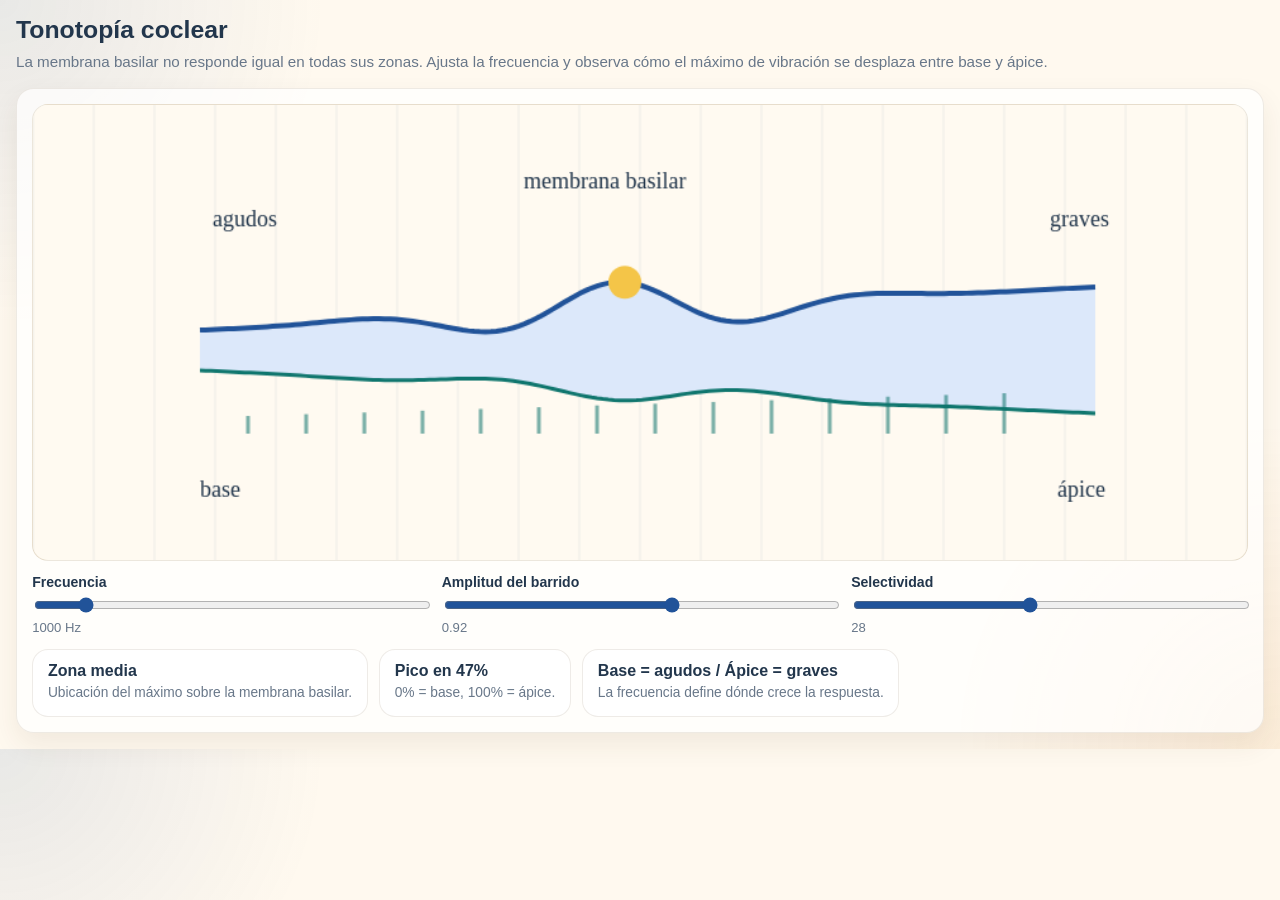
<file: animaciones/coclea-tonotopia.html>
<!DOCTYPE html>
<html lang="es">
<head>
  <meta charset="UTF-8">
  <meta name="viewport" content="width=device-width, initial-scale=1.0">
  <title>Tonotopía coclear</title>
  <style>
    :root {
      --paper: #fff9ef;
      --ink: #22364c;
      --teal: #0f766e;
      --blue: #215399;
      --orange: #d97706;
      --muted: #687789;
    }
    * { box-sizing: border-box; }
    body {
      margin: 0;
      font-family: "Segoe UI", Verdana, sans-serif;
      background:
        radial-gradient(circle at top left, rgba(33, 83, 153, 0.10), transparent 22%),
        radial-gradient(circle at bottom right, rgba(217, 119, 6, 0.10), transparent 22%),
        var(--paper);
      color: var(--ink);
    }
    .lab-shell {
      padding: 1rem;
      display: grid;
      gap: 0.9rem;
    }
    .lab-head h1 {
      margin: 0;
      font-size: 1.55rem;
    }
    .lab-head p {
      margin: 0.35rem 0 0;
      color: var(--muted);
      line-height: 1.55;
      font-size: 0.95rem;
    }
    .panel {
      display: grid;
      gap: 0.85rem;
      padding: 0.95rem;
      border-radius: 1.1rem;
      background: rgba(255, 255, 255, 0.72);
      border: 1px solid rgba(116, 89, 57, 0.12);
      box-shadow: 0 12px 28px rgba(71, 47, 20, 0.08);
    }
    canvas {
      width: 100%;
      height: auto;
      border-radius: 1rem;
      background: linear-gradient(180deg, #fdfaf3, #f7efe0);
      border: 1px solid rgba(116, 89, 57, 0.12);
    }
    .controls {
      display: grid;
      grid-template-columns: repeat(3, minmax(0, 1fr));
      gap: 0.8rem;
    }
    .control {
      display: grid;
      gap: 0.3rem;
    }
    .control label {
      font-size: 0.88rem;
      font-weight: 700;
    }
    .control span {
      color: var(--muted);
      font-size: 0.82rem;
    }
    input[type="range"] {
      width: 100%;
      accent-color: var(--blue);
    }
    button {
      border: 0;
      border-radius: 999px;
      padding: 0.72rem 1rem;
      font-weight: 700;
      cursor: pointer;
      background: var(--blue);
      color: white;
    }
    .actions,
    .stats {
      display: flex;
      flex-wrap: wrap;
      gap: 0.7rem;
    }
    .stat {
      min-width: 10rem;
      padding: 0.78rem 0.92rem;
      border-radius: 1rem;
      background: rgba(255, 255, 255, 0.86);
      border: 1px solid rgba(116, 89, 57, 0.12);
    }
    .stat strong,
    .stat span { display: block; }
    .stat span {
      color: var(--muted);
      margin-top: 0.2rem;
      line-height: 1.45;
      font-size: 0.86rem;
    }
    @media (max-width: 820px) {
      .controls { grid-template-columns: 1fr; }
    }
  </style>
</head>
<body>
  <div class="lab-shell">
    <div class="lab-head">
      <h1>Tonotopía coclear</h1>
      <p>
        La membrana basilar no responde igual en todas sus zonas. Ajusta la frecuencia y observa
        cómo el máximo de vibración se desplaza entre base y ápice.
      </p>
    </div>

    <div class="panel">
      <canvas id="tonoCanvas" width="960" height="360" aria-label="Mapa tonotópico de la cóclea"></canvas>

      <div class="controls">
        <div class="control">
          <label for="freqRange">Frecuencia</label>
          <input id="freqRange" type="range" min="100" max="8000" step="10" value="1000">
          <span id="freqValue">1000 Hz</span>
        </div>
        <div class="control">
          <label for="gainRange">Amplitud del barrido</label>
          <input id="gainRange" type="range" min="0.4" max="1.3" step="0.01" value="0.92">
          <span id="gainValue">0.92</span>
        </div>
        <div class="control">
          <label for="sharpRange">Selectividad</label>
          <input id="sharpRange" type="range" min="12" max="48" step="1" value="28">
          <span id="sharpValue">28</span>
        </div>
      </div>

      <div class="stats">
        <div class="stat">
          <strong id="zoneText">Zona media</strong>
          <span>Ubicación del máximo sobre la membrana basilar.</span>
        </div>
        <div class="stat">
          <strong id="positionText">Pico en 52%</strong>
          <span>0% = base, 100% = ápice.</span>
        </div>
        <div class="stat">
          <strong>Base = agudos / Ápice = graves</strong>
          <span>La frecuencia define dónde crece la respuesta.</span>
        </div>
      </div>
    </div>
  </div>

  <script>
    const canvas = document.getElementById("tonoCanvas");
    const ctx = canvas.getContext("2d");
    const freqRange = document.getElementById("freqRange");
    const gainRange = document.getElementById("gainRange");
    const sharpRange = document.getElementById("sharpRange");
    const freqValue = document.getElementById("freqValue");
    const gainValue = document.getElementById("gainValue");
    const sharpValue = document.getElementById("sharpValue");
    const zoneText = document.getElementById("zoneText");
    const positionText = document.getElementById("positionText");

    const state = {
      frequency: Number(freqRange.value),
      gain: Number(gainRange.value),
      sharpness: Number(sharpRange.value),
      phase: 0,
      lastTime: 0
    };

    function normalizeLogFrequency(freq) {
      const min = Math.log(100);
      const max = Math.log(8000);
      return (Math.log(freq) - min) / (max - min);
    }

    function syncControls() {
      state.frequency = Number(freqRange.value);
      state.gain = Number(gainRange.value);
      state.sharpness = Number(sharpRange.value);
      freqValue.textContent = `${state.frequency} Hz`;
      gainValue.textContent = state.gain.toFixed(2);
      sharpValue.textContent = String(state.sharpness);

      const target = 1 - normalizeLogFrequency(state.frequency);
      positionText.textContent = `Pico en ${(target * 100).toFixed(0)}%`;

      if (target < 0.33) zoneText.textContent = "Zona basal: altas frecuencias";
      else if (target < 0.66) zoneText.textContent = "Zona media";
      else zoneText.textContent = "Zona apical: bajas frecuencias";
    }

    function drawMembrane(target) {
      const startX = 132;
      const endX = 840;
      const centerY = 184;
      const length = endX - startX;

      ctx.save();
      ctx.translate(0, 10);

      const upper = [];
      const lower = [];
      for (let i = 0; i <= 160; i++) {
        const xNorm = i / 160;
        const x = startX + xNorm * length;
        const thickness = 16 + xNorm * 34;
        const envelope = Math.exp(-Math.pow((xNorm - target) * 4.8, 2));
        const oscillation = Math.sin((xNorm * 20) - state.phase) * envelope * 24 * state.gain;
        upper.push([x, centerY - thickness - oscillation]);
        lower.push([x, centerY + thickness + oscillation * 0.35]);
      }

      ctx.fillStyle = "#dce8fa";
      ctx.beginPath();
      ctx.moveTo(upper[0][0], upper[0][1]);
      upper.forEach(([x, y]) => ctx.lineTo(x, y));
      lower.reverse().forEach(([x, y]) => ctx.lineTo(x, y));
      ctx.closePath();
      ctx.fill();

      ctx.strokeStyle = "#215399";
      ctx.lineWidth = 4;
      ctx.beginPath();
      ctx.moveTo(upper[0][0], upper[0][1]);
      upper.forEach(([x, y]) => ctx.lineTo(x, y));
      ctx.stroke();

      ctx.strokeStyle = "#0f766e";
      ctx.lineWidth = 3;
      ctx.beginPath();
      ctx.moveTo(lower[0][0], lower[0][1]);
      lower.forEach(([x, y]) => ctx.lineTo(x, y));
      ctx.stroke();

      const peakX = startX + target * length;
      const peakEnvelope = Math.exp(-Math.pow((target - target) * 4.8, 2));
      const peakY = centerY - (16 + target * 34) - Math.sin((target * 20) - state.phase) * peakEnvelope * 24 * state.gain;

      ctx.fillStyle = "#f4c548";
      ctx.beginPath();
      ctx.arc(peakX, peakY, 13, 0, Math.PI * 2);
      ctx.fill();

      ctx.restore();

      ctx.fillStyle = "#22364c";
      ctx.font = "18px Verdana";
      ctx.fillText("base", 132, 310);
      ctx.fillText("ápice", 810, 310);
    }

    function drawSideLabels() {
      ctx.fillStyle = "#22364c";
      ctx.font = "18px Verdana";
      ctx.fillText("agudos", 142, 96);
      ctx.fillText("graves", 804, 96);
      ctx.fillText("membrana basilar", 388, 66);
    }

    function drawHairCells() {
      for (let i = 0; i < 14; i++) {
        const x = 170 + i * 46;
        const height = 14 + (i / 13) * 18;
        ctx.strokeStyle = "rgba(15,118,110,0.55)";
        ctx.lineWidth = 3;
        ctx.beginPath();
        ctx.moveTo(x, 260);
        ctx.lineTo(x, 260 - height);
        ctx.stroke();
      }
    }

    function frame(time) {
      if (!state.lastTime) state.lastTime = time;
      const dt = Math.min(0.04, (time - state.lastTime) / 1000);
      state.lastTime = time;
      state.phase += dt * (1.2 + state.frequency / 2200);

      const target = 1 - normalizeLogFrequency(state.frequency);

      ctx.clearRect(0, 0, canvas.width, canvas.height);
      ctx.fillStyle = "#fffaf1";
      ctx.fillRect(0, 0, canvas.width, canvas.height);

      ctx.strokeStyle = "rgba(80, 120, 164, 0.10)";
      ctx.lineWidth = 1;
      for (let x = 0; x <= canvas.width; x += 48) {
        ctx.beginPath();
        ctx.moveTo(x, 0);
        ctx.lineTo(x, canvas.height);
        ctx.stroke();
      }

      drawMembrane(target);
      drawHairCells();
      drawSideLabels();
      requestAnimationFrame(frame);
    }

    [freqRange, gainRange, sharpRange].forEach((input) => input.addEventListener("input", syncControls));
    syncControls();
    requestAnimationFrame(frame);
  </script>
</body>
</html>
</file>
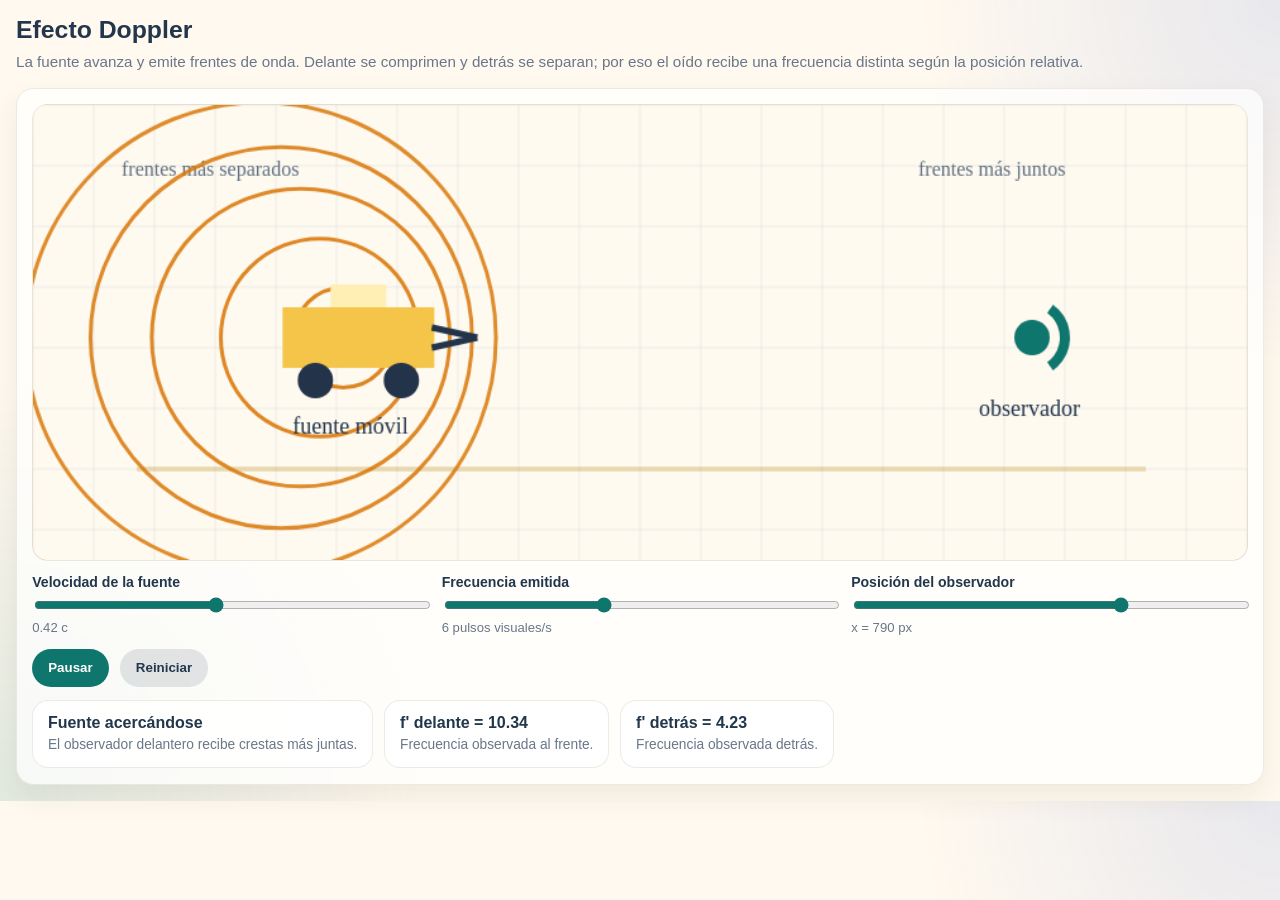
<file: animaciones/efecto-doppler.html>
<!DOCTYPE html>
<html lang="es">
<head>
  <meta charset="UTF-8">
  <meta name="viewport" content="width=device-width, initial-scale=1.0">
  <title>Efecto Doppler</title>
  <style>
    :root {
      --paper: #fff9ef;
      --ink: #22364c;
      --teal: #0f766e;
      --blue: #1d4ed8;
      --orange: #d97706;
      --muted: #687789;
      --line: rgba(80, 120, 164, 0.18);
    }

    * { box-sizing: border-box; }
    body {
      margin: 0;
      font-family: "Segoe UI", Verdana, sans-serif;
      background:
        radial-gradient(circle at top right, rgba(29, 78, 216, 0.1), transparent 24%),
        radial-gradient(circle at bottom left, rgba(15, 118, 110, 0.12), transparent 28%),
        var(--paper);
      color: var(--ink);
    }

    .lab-shell {
      padding: 1rem;
      display: grid;
      gap: 0.9rem;
    }

    .lab-head h1 {
      margin: 0;
      font-size: 1.55rem;
    }

    .lab-head p {
      margin: 0.35rem 0 0;
      color: var(--muted);
      line-height: 1.55;
      font-size: 0.95rem;
    }

    .panel {
      display: grid;
      gap: 0.85rem;
      padding: 0.95rem;
      border-radius: 1.1rem;
      background: rgba(255, 255, 255, 0.72);
      border: 1px solid rgba(116, 89, 57, 0.12);
      box-shadow: 0 12px 28px rgba(71, 47, 20, 0.08);
    }

    canvas {
      width: 100%;
      height: auto;
      border-radius: 1rem;
      background: linear-gradient(180deg, #fdfaf2, #f7efe0);
      border: 1px solid rgba(116, 89, 57, 0.12);
    }

    .controls {
      display: grid;
      grid-template-columns: repeat(3, minmax(0, 1fr));
      gap: 0.8rem;
    }

    .control {
      display: grid;
      gap: 0.3rem;
    }

    .control label {
      font-size: 0.88rem;
      font-weight: 700;
    }

    .control span {
      color: var(--muted);
      font-size: 0.82rem;
    }

    input[type="range"] {
      width: 100%;
      accent-color: var(--teal);
    }

    .actions,
    .stats {
      display: flex;
      flex-wrap: wrap;
      gap: 0.7rem;
    }

    button {
      border: 0;
      border-radius: 999px;
      padding: 0.72rem 1rem;
      font-weight: 700;
      cursor: pointer;
      background: var(--teal);
      color: white;
    }

    button.secondary {
      background: rgba(35, 54, 76, 0.12);
      color: var(--ink);
    }

    .stat {
      min-width: 10rem;
      padding: 0.78rem 0.92rem;
      border-radius: 1rem;
      background: rgba(255, 255, 255, 0.86);
      border: 1px solid rgba(116, 89, 57, 0.12);
    }

    .stat strong,
    .stat span {
      display: block;
    }

    .stat span {
      color: var(--muted);
      margin-top: 0.2rem;
      line-height: 1.45;
      font-size: 0.86rem;
    }

    @media (max-width: 820px) {
      .controls {
        grid-template-columns: 1fr;
      }
    }
  </style>
</head>
<body>
  <div class="lab-shell">
    <div class="lab-head">
      <h1>Efecto Doppler</h1>
      <p>
        La fuente avanza y emite frentes de onda. Delante se comprimen y detrás se separan;
        por eso el oído recibe una frecuencia distinta según la posición relativa.
      </p>
    </div>

    <div class="panel">
      <canvas id="dopplerCanvas" width="960" height="360" aria-label="Simulación del efecto Doppler"></canvas>

      <div class="controls">
        <div class="control">
          <label for="speedRange">Velocidad de la fuente</label>
          <input id="speedRange" type="range" min="0" max="0.92" step="0.01" value="0.42">
          <span id="speedValue">0.42 c</span>
        </div>
        <div class="control">
          <label for="emitRange">Frecuencia emitida</label>
          <input id="emitRange" type="range" min="2" max="12" step="1" value="6">
          <span id="emitValue">6 pulsos visuales/s</span>
        </div>
        <div class="control">
          <label for="observerRange">Posición del observador</label>
          <input id="observerRange" type="range" min="640" max="860" step="1" value="790">
          <span id="observerValue">x = 790 px</span>
        </div>
      </div>

      <div class="actions">
        <button id="toggleBtn" type="button">Pausar</button>
        <button id="resetBtn" type="button" class="secondary">Reiniciar</button>
      </div>

      <div class="stats">
        <div class="stat">
          <strong id="regimeValue">Fuente acercándose</strong>
          <span>El observador delantero recibe crestas más juntas.</span>
        </div>
        <div class="stat">
          <strong id="frontFreq">f' delante = 10.34</strong>
          <span>Frecuencia observada al frente.</span>
        </div>
        <div class="stat">
          <strong id="rearFreq">f' detrás = 4.23</strong>
          <span>Frecuencia observada detrás.</span>
        </div>
      </div>
    </div>
  </div>

  <script>
    const canvas = document.getElementById("dopplerCanvas");
    const ctx = canvas.getContext("2d");

    const speedRange = document.getElementById("speedRange");
    const emitRange = document.getElementById("emitRange");
    const observerRange = document.getElementById("observerRange");
    const speedValue = document.getElementById("speedValue");
    const emitValue = document.getElementById("emitValue");
    const observerValue = document.getElementById("observerValue");
    const regimeValue = document.getElementById("regimeValue");
    const frontFreq = document.getElementById("frontFreq");
    const rearFreq = document.getElementById("rearFreq");
    const toggleBtn = document.getElementById("toggleBtn");
    const resetBtn = document.getElementById("resetBtn");

    const state = {
      waveSpeed: 220,
      sourceX: 180,
      sourceY: 184,
      direction: 1,
      speedRatio: Number(speedRange.value),
      emitRate: Number(emitRange.value),
      observerX: Number(observerRange.value),
      observerY: 184,
      waves: [],
      emitTimer: 0,
      lastTime: 0,
      paused: false
    };

    const bounds = { minX: 150, maxX: 820 };

    function emitWave() {
      state.waves.push({ x: state.sourceX, y: state.sourceY, r: 2, alpha: 0.9 });
    }

    function resetSimulation() {
      state.sourceX = 180;
      state.direction = 1;
      state.waves = [];
      state.emitTimer = 0;
      state.lastTime = 0;
      emitWave();
    }

    function drawBackground() {
      ctx.clearRect(0, 0, canvas.width, canvas.height);
      ctx.fillStyle = "#fffaf0";
      ctx.fillRect(0, 0, canvas.width, canvas.height);

      for (let x = 0; x <= canvas.width; x += 48) {
        ctx.strokeStyle = "rgba(80, 120, 164, 0.10)";
        ctx.lineWidth = 1;
        ctx.beginPath();
        ctx.moveTo(x, 0);
        ctx.lineTo(x, canvas.height);
        ctx.stroke();
      }

      for (let y = 0; y <= canvas.height; y += 48) {
        ctx.beginPath();
        ctx.moveTo(0, y);
        ctx.lineTo(canvas.width, y);
        ctx.stroke();
      }

      ctx.strokeStyle = "rgba(184, 134, 11, 0.25)";
      ctx.lineWidth = 4;
      ctx.beginPath();
      ctx.moveTo(82, 288);
      ctx.lineTo(880, 288);
      ctx.stroke();

      ctx.fillStyle = "#5f6f82";
      ctx.font = "16px Verdana";
      ctx.fillText("frentes más juntos", 700, 56);
      ctx.fillText("frentes más separados", 70, 56);
    }

    function drawWavefronts() {
      state.waves.forEach((wave) => {
        ctx.save();
        ctx.globalAlpha = wave.alpha;
        ctx.strokeStyle = wave.x < state.sourceX ? "#d97706" : "#1d4ed8";
        ctx.lineWidth = 3;
        ctx.beginPath();
        ctx.arc(wave.x, wave.y, wave.r, 0, Math.PI * 2);
        ctx.stroke();
        ctx.restore();
      });
    }

    function drawObserver() {
      ctx.save();
      ctx.translate(state.observerX, state.observerY);
      ctx.fillStyle = "#0f766e";
      ctx.beginPath();
      ctx.arc(0, 0, 14, 0, Math.PI * 2);
      ctx.fill();
      ctx.strokeStyle = "#0f766e";
      ctx.lineWidth = 8;
      ctx.beginPath();
      ctx.arc(-2, 0, 28, -0.95, 0.95);
      ctx.stroke();
      ctx.fillStyle = "#22364c";
      ctx.font = "18px Verdana";
      ctx.fillText("observador", -42, 62);
      ctx.restore();
    }

    function drawSource() {
      ctx.save();
      ctx.translate(state.sourceX, state.sourceY);
      ctx.fillStyle = "#f4c548";
      ctx.fillRect(-60, -24, 120, 48);
      ctx.fillStyle = "#ffefb4";
      ctx.fillRect(-22, -42, 44, 18);
      ctx.fillStyle = "#23344a";
      ctx.beginPath();
      ctx.arc(-34, 34, 14, 0, Math.PI * 2);
      ctx.arc(34, 34, 14, 0, Math.PI * 2);
      ctx.fill();
      ctx.strokeStyle = "#23344a";
      ctx.lineWidth = 5;
      ctx.beginPath();
      ctx.moveTo(58, -8);
      ctx.lineTo(94, 0);
      ctx.moveTo(58, 8);
      ctx.lineTo(94, 0);
      ctx.stroke();
      ctx.fillStyle = "#22364c";
      ctx.font = "18px Verdana";
      ctx.fillText("fuente móvil", -52, 76);
      ctx.restore();
    }

    function updatePhysics(dt) {
      if (state.paused) {
        return;
      }

      const sourceSpeed = state.speedRatio * state.waveSpeed;
      state.sourceX += state.direction * sourceSpeed * dt;

      if (state.sourceX >= bounds.maxX) {
        state.sourceX = bounds.maxX;
        state.direction = -1;
      } else if (state.sourceX <= bounds.minX) {
        state.sourceX = bounds.minX;
        state.direction = 1;
      }

      state.emitTimer += dt;
      const interval = 1 / state.emitRate;
      while (state.emitTimer >= interval) {
        emitWave();
        state.emitTimer -= interval;
      }

      state.waves = state.waves
        .map((wave) => ({
          ...wave,
          r: wave.r + state.waveSpeed * dt,
          alpha: Math.max(0, wave.alpha - dt * 0.08)
        }))
        .filter((wave) => wave.r < 1200 && wave.alpha > 0.05);
    }

    function updateReadouts() {
      const c = 1;
      const vs = state.speedRatio;
      const approaching = (state.direction > 0 && state.sourceX < state.observerX) ||
        (state.direction < 0 && state.sourceX > state.observerX);

      const f = state.emitRate;
      const ahead = f * (c / Math.max(0.01, (c - vs)));
      const behind = f * (c / (c + vs));

      regimeValue.textContent = approaching ? "Fuente acercándose" : "Fuente alejándose";
      frontFreq.textContent = `f' delante = ${ahead.toFixed(2)}`;
      rearFreq.textContent = `f' detrás = ${behind.toFixed(2)}`;
    }

    function frame(time) {
      if (!state.lastTime) {
        state.lastTime = time;
      }
      const dt = Math.min(0.04, (time - state.lastTime) / 1000);
      state.lastTime = time;

      updatePhysics(dt);
      updateReadouts();
      drawBackground();
      drawWavefronts();
      drawObserver();
      drawSource();
      requestAnimationFrame(frame);
    }

    function syncControls() {
      state.speedRatio = Number(speedRange.value);
      state.emitRate = Number(emitRange.value);
      state.observerX = Number(observerRange.value);
      speedValue.textContent = `${state.speedRatio.toFixed(2)} c`;
      emitValue.textContent = `${state.emitRate} pulsos visuales/s`;
      observerValue.textContent = `x = ${state.observerX} px`;
    }

    [speedRange, emitRange, observerRange].forEach((input) => {
      input.addEventListener("input", syncControls);
    });

    toggleBtn.addEventListener("click", () => {
      state.paused = !state.paused;
      toggleBtn.textContent = state.paused ? "Reanudar" : "Pausar";
    });

    resetBtn.addEventListener("click", () => {
      resetSimulation();
      state.paused = false;
      toggleBtn.textContent = "Pausar";
    });

    syncControls();
    resetSimulation();
    requestAnimationFrame(frame);
  </script>
</body>
</html>
</file>
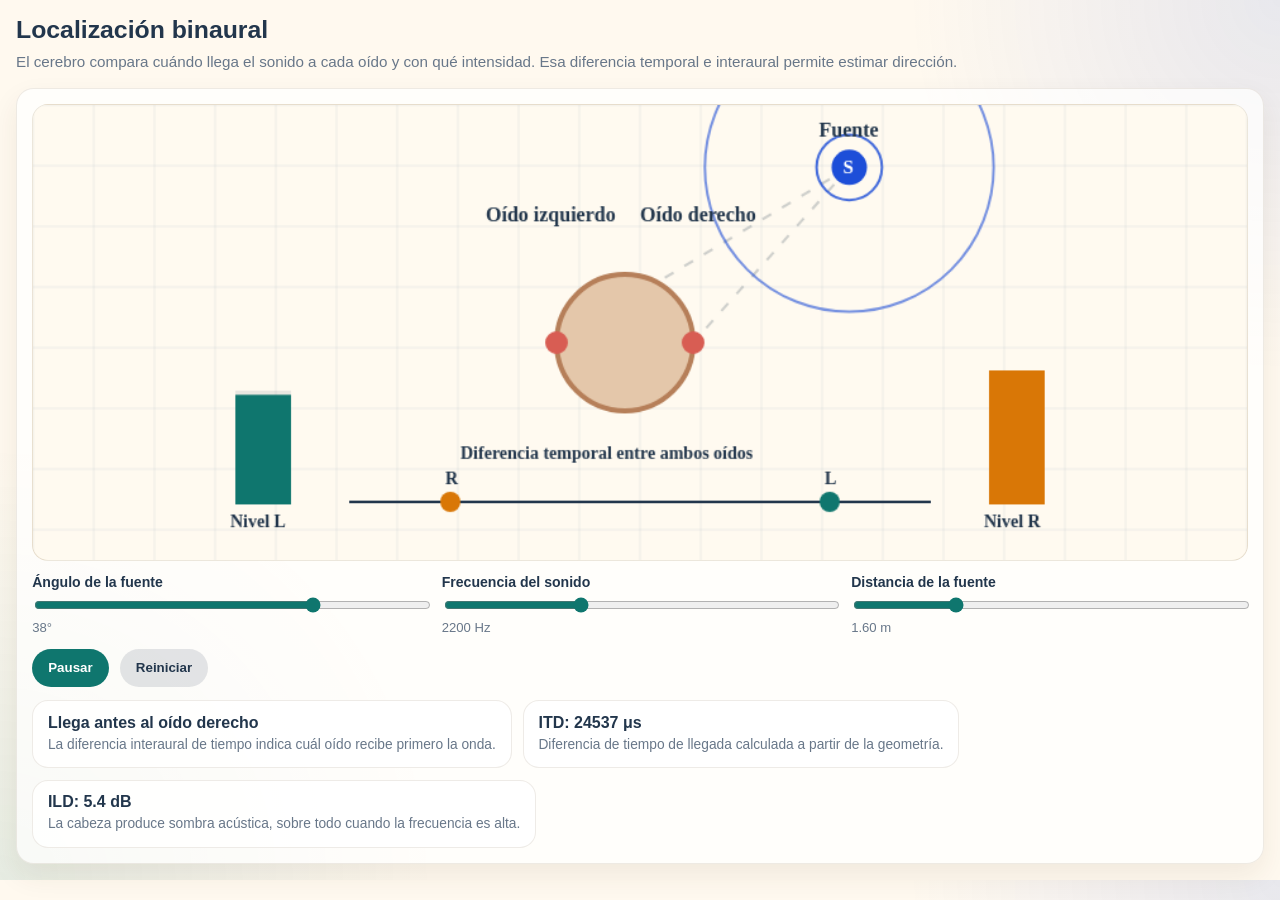
<file: animaciones/localizacion-binaural.html>
<!DOCTYPE html>
<html lang="es">
<head>
  <meta charset="UTF-8">
  <meta name="viewport" content="width=device-width, initial-scale=1.0">
  <title>Localización binaural</title>
  <style>
    :root {
      --paper: #fff9ef;
      --ink: #22364c;
      --teal: #0f766e;
      --blue: #1d4ed8;
      --orange: #d97706;
      --muted: #687789;
    }

    * { box-sizing: border-box; }

    body {
      margin: 0;
      font-family: "Segoe UI", Verdana, sans-serif;
      background:
        radial-gradient(circle at top right, rgba(29, 78, 216, 0.10), transparent 24%),
        radial-gradient(circle at bottom left, rgba(15, 118, 110, 0.10), transparent 28%),
        var(--paper);
      color: var(--ink);
    }

    .lab-shell {
      padding: 1rem;
      display: grid;
      gap: 0.9rem;
    }

    .lab-head h1 {
      margin: 0;
      font-size: 1.55rem;
    }

    .lab-head p {
      margin: 0.35rem 0 0;
      color: var(--muted);
      line-height: 1.55;
      font-size: 0.95rem;
    }

    .panel {
      display: grid;
      gap: 0.85rem;
      padding: 0.95rem;
      border-radius: 1.1rem;
      background: rgba(255, 255, 255, 0.72);
      border: 1px solid rgba(116, 89, 57, 0.12);
      box-shadow: 0 12px 28px rgba(71, 47, 20, 0.08);
    }

    canvas {
      width: 100%;
      height: auto;
      border-radius: 1rem;
      background: linear-gradient(180deg, #fdfaf2, #f7efe0);
      border: 1px solid rgba(116, 89, 57, 0.12);
    }

    .controls {
      display: grid;
      grid-template-columns: repeat(3, minmax(0, 1fr));
      gap: 0.8rem;
    }

    .control {
      display: grid;
      gap: 0.3rem;
    }

    .control label {
      font-size: 0.88rem;
      font-weight: 700;
    }

    .control span {
      color: var(--muted);
      font-size: 0.82rem;
    }

    input[type="range"] {
      width: 100%;
      accent-color: var(--teal);
    }

    .actions,
    .stats {
      display: flex;
      flex-wrap: wrap;
      gap: 0.7rem;
    }

    button {
      border: 0;
      border-radius: 999px;
      padding: 0.72rem 1rem;
      font-weight: 700;
      cursor: pointer;
      background: var(--teal);
      color: white;
    }

    button.secondary {
      background: rgba(35, 54, 76, 0.12);
      color: var(--ink);
    }

    .stat {
      min-width: 10rem;
      padding: 0.78rem 0.92rem;
      border-radius: 1rem;
      background: rgba(255, 255, 255, 0.86);
      border: 1px solid rgba(116, 89, 57, 0.12);
    }

    .stat strong,
    .stat span {
      display: block;
    }

    .stat span {
      color: var(--muted);
      margin-top: 0.2rem;
      line-height: 1.45;
      font-size: 0.86rem;
    }

    @media (max-width: 820px) {
      .controls {
        grid-template-columns: 1fr;
      }
    }
  </style>
</head>
<body>
  <div class="lab-shell">
    <div class="lab-head">
      <h1>Localización binaural</h1>
      <p>
        El cerebro compara cuándo llega el sonido a cada oído y con qué intensidad.
        Esa diferencia temporal e interaural permite estimar dirección.
      </p>
    </div>

    <div class="panel">
      <canvas id="binauralCanvas" width="960" height="360" aria-label="Simulación de localización binaural"></canvas>

      <div class="controls">
        <div class="control">
          <label for="angleRange">Ángulo de la fuente</label>
          <input id="angleRange" type="range" min="-90" max="90" step="1" value="38">
          <span id="angleValue">38°</span>
        </div>
        <div class="control">
          <label for="freqRange">Frecuencia del sonido</label>
          <input id="freqRange" type="range" min="250" max="6000" step="10" value="2200">
          <span id="freqValue">2200 Hz</span>
        </div>
        <div class="control">
          <label for="distanceRange">Distancia de la fuente</label>
          <input id="distanceRange" type="range" min="0.8" max="4.0" step="0.05" value="1.6">
          <span id="distanceValue">1.60 m</span>
        </div>
      </div>

      <div class="actions">
        <button id="toggleBtn" type="button">Pausar</button>
        <button id="resetBtn" type="button" class="secondary">Reiniciar</button>
      </div>

      <div class="stats">
        <div class="stat">
          <strong id="leadText">Llega antes al oído derecho</strong>
          <span>La diferencia interaural de tiempo indica cuál oído recibe primero la onda.</span>
        </div>
        <div class="stat">
          <strong id="itdText">ITD: 412 μs</strong>
          <span>Diferencia de tiempo de llegada calculada a partir de la geometría.</span>
        </div>
        <div class="stat">
          <strong id="ildText">ILD: 7.6 dB</strong>
          <span>La cabeza produce sombra acústica, sobre todo cuando la frecuencia es alta.</span>
        </div>
      </div>
    </div>
  </div>

  <script>
    const canvas = document.getElementById("binauralCanvas");
    const ctx = canvas.getContext("2d");

    const angleRange = document.getElementById("angleRange");
    const freqRange = document.getElementById("freqRange");
    const distanceRange = document.getElementById("distanceRange");
    const angleValue = document.getElementById("angleValue");
    const freqValue = document.getElementById("freqValue");
    const distanceValue = document.getElementById("distanceValue");
    const leadText = document.getElementById("leadText");
    const itdText = document.getElementById("itdText");
    const ildText = document.getElementById("ildText");
    const toggleBtn = document.getElementById("toggleBtn");
    const resetBtn = document.getElementById("resetBtn");

    const state = {
      angleDeg: Number(angleRange.value),
      frequency: Number(freqRange.value),
      distanceM: Number(distanceRange.value),
      rings: [],
      elapsed: 0,
      lastTime: 0,
      emitTimer: 0,
      paused: false
    };

    function geometry() {
      const head = { x: 468, y: 188, radius: 54 };
      const leftEar = { x: head.x - head.radius, y: head.y };
      const rightEar = { x: head.x + head.radius, y: head.y };
      const radians = (state.angleDeg * Math.PI) / 180;
      const radius = 110 + state.distanceM * 72;
      const source = {
        x: head.x + Math.cos(radians) * radius,
        y: head.y - Math.sin(radians) * radius
      };

      const leftDist = Math.hypot(source.x - leftEar.x, source.y - leftEar.y);
      const rightDist = Math.hypot(source.x - rightEar.x, source.y - rightEar.y);
      const itdSeconds = (rightDist - leftDist) / 3430;
      const freqFactor = Math.min(1, state.frequency / 4500);
      const angleFactor = Math.abs(Math.sin(radians));
      const ild = angleFactor * freqFactor * 18;

      return {
        head,
        leftEar,
        rightEar,
        source,
        leftDist,
        rightDist,
        itdSeconds,
        ild
      };
    }

    function syncControls() {
      state.angleDeg = Number(angleRange.value);
      state.frequency = Number(freqRange.value);
      state.distanceM = Number(distanceRange.value);

      angleValue.textContent = `${state.angleDeg}°`;
      freqValue.textContent = `${Math.round(state.frequency)} Hz`;
      distanceValue.textContent = `${state.distanceM.toFixed(2)} m`;

      const info = geometry();
      const itdMicro = Math.abs(info.itdSeconds) * 1e6;
      const sourceRight = info.source.x > info.head.x;
      const signedIld = sourceRight ? info.ild : -info.ild;

      if (Math.abs(info.itdSeconds) < 0.00003) {
        leadText.textContent = "Llega casi igual a ambos oídos";
      } else if (info.itdSeconds < 0) {
        leadText.textContent = "Llega antes al oído derecho";
      } else {
        leadText.textContent = "Llega antes al oído izquierdo";
      }

      itdText.textContent = `ITD: ${Math.round(itdMicro)} μs`;
      ildText.textContent = `ILD: ${signedIld.toFixed(1)} dB`;
    }

    function emitRing() {
      const info = geometry();
      state.rings.push({ x: info.source.x, y: info.source.y, radius: 8, alpha: 0.86 });
    }

    function drawBackground() {
      ctx.clearRect(0, 0, canvas.width, canvas.height);
      ctx.fillStyle = "#fffaf0";
      ctx.fillRect(0, 0, canvas.width, canvas.height);

      ctx.strokeStyle = "rgba(80, 120, 164, 0.10)";
      ctx.lineWidth = 1;
      for (let x = 0; x <= canvas.width; x += 48) {
        ctx.beginPath();
        ctx.moveTo(x, 0);
        ctx.lineTo(x, canvas.height);
        ctx.stroke();
      }
      for (let y = 0; y <= canvas.height; y += 48) {
        ctx.beginPath();
        ctx.moveTo(0, y);
        ctx.lineTo(canvas.width, y);
        ctx.stroke();
      }
    }

    function drawScene() {
      const info = geometry();

      ctx.strokeStyle = "rgba(35, 54, 76, 0.22)";
      ctx.setLineDash([8, 10]);
      ctx.lineWidth = 2;
      ctx.beginPath();
      ctx.moveTo(info.source.x, info.source.y);
      ctx.lineTo(info.leftEar.x, info.leftEar.y);
      ctx.stroke();
      ctx.beginPath();
      ctx.moveTo(info.source.x, info.source.y);
      ctx.lineTo(info.rightEar.x, info.rightEar.y);
      ctx.stroke();
      ctx.setLineDash([]);

      state.rings.forEach((ring) => {
        ctx.strokeStyle = `rgba(29, 78, 216, ${ring.alpha})`;
        ctx.lineWidth = 2;
        ctx.beginPath();
        ctx.arc(ring.x, ring.y, ring.radius, 0, Math.PI * 2);
        ctx.stroke();
      });

      ctx.fillStyle = "#1d4ed8";
      ctx.beginPath();
      ctx.arc(info.source.x, info.source.y, 14, 0, Math.PI * 2);
      ctx.fill();

      ctx.fillStyle = "#ffffff";
      ctx.font = "700 15px Segoe UI";
      ctx.fillText("S", info.source.x - 5, info.source.y + 5);

      ctx.fillStyle = "#e4c7aa";
      ctx.beginPath();
      ctx.arc(info.head.x, info.head.y, info.head.radius, 0, Math.PI * 2);
      ctx.fill();
      ctx.strokeStyle = "#b67f59";
      ctx.lineWidth = 4;
      ctx.stroke();

      ctx.fillStyle = "#d85d53";
      ctx.beginPath();
      ctx.arc(info.leftEar.x, info.leftEar.y, 9, 0, Math.PI * 2);
      ctx.arc(info.rightEar.x, info.rightEar.y, 9, 0, Math.PI * 2);
      ctx.fill();

      ctx.fillStyle = "#22364c";
      ctx.font = "700 16px Segoe UI";
      ctx.fillText("Oído izquierdo", info.leftEar.x - 56, 92);
      ctx.fillText("Oído derecho", info.rightEar.x - 42, 92);
      ctx.fillText("Fuente", info.source.x - 24, info.source.y - 24);

      const barsBaseY = 316;
      const leftBar = 42 + Math.max(0.2, 1 - Math.max(0, info.ild) / 18) * 64;
      const rightBar = 42 + Math.max(0.2, 1 + Math.min(0, info.ild) / 18) * 64;

      ctx.fillStyle = "rgba(35, 54, 76, 0.10)";
      ctx.fillRect(160, barsBaseY - 90, 44, 90);
      ctx.fillRect(756, barsBaseY - 90, 44, 90);

      ctx.fillStyle = "#0f766e";
      ctx.fillRect(160, barsBaseY - leftBar, 44, leftBar);
      ctx.fillStyle = "#d97706";
      ctx.fillRect(756, barsBaseY - rightBar, 44, rightBar);

      ctx.fillStyle = "#22364c";
      ctx.font = "700 14px Segoe UI";
      ctx.fillText("Nivel L", 156, 334);
      ctx.fillText("Nivel R", 752, 334);

      drawTimeline(info);
    }

    function drawTimeline(info) {
      const baseX = 250;
      const baseY = 314;
      const width = 460;
      const itdMicro = info.itdSeconds * 1e6;
      const centerX = baseX + width / 2;
      const offset = Math.max(-150, Math.min(150, itdMicro / 4.5));

      ctx.strokeStyle = "#22364c";
      ctx.lineWidth = 2;
      ctx.beginPath();
      ctx.moveTo(baseX, baseY);
      ctx.lineTo(baseX + width, baseY);
      ctx.stroke();

      ctx.fillStyle = "#22364c";
      ctx.font = "700 14px Segoe UI";
      ctx.fillText("Diferencia temporal entre ambos oídos", baseX + 88, baseY - 34);

      ctx.fillStyle = "#0f766e";
      ctx.beginPath();
      ctx.arc(centerX - offset, baseY, 8, 0, Math.PI * 2);
      ctx.fill();

      ctx.fillStyle = "#d97706";
      ctx.beginPath();
      ctx.arc(centerX + offset, baseY, 8, 0, Math.PI * 2);
      ctx.fill();

      ctx.fillStyle = "#22364c";
      ctx.fillText("L", centerX - offset - 4, baseY - 14);
      ctx.fillText("R", centerX + offset - 4, baseY - 14);
    }

    function update(dt) {
      if (!state.paused) {
        state.elapsed += dt;
        state.emitTimer += dt;
        const emitRate = 0.34 + Math.min(0.8, state.frequency / 7000);
        if (state.emitTimer >= emitRate) {
          state.emitTimer = 0;
          emitRing();
        }
      }

      state.rings = state.rings
        .map((ring) => ({
          ...ring,
          radius: ring.radius + dt * 138,
          alpha: ring.alpha - dt * 0.34
        }))
        .filter((ring) => ring.alpha > 0);
    }

    function frame(timestamp) {
      if (!state.lastTime) {
        state.lastTime = timestamp;
      }

      const dt = Math.min(0.032, (timestamp - state.lastTime) / 1000);
      state.lastTime = timestamp;

      update(dt);
      drawBackground();
      drawScene();
      requestAnimationFrame(frame);
    }

    [angleRange, freqRange, distanceRange].forEach((input) => {
      input.addEventListener("input", syncControls);
    });

    toggleBtn.addEventListener("click", () => {
      state.paused = !state.paused;
      toggleBtn.textContent = state.paused ? "Reanudar" : "Pausar";
    });

    resetBtn.addEventListener("click", () => {
      state.angleDeg = 38;
      state.frequency = 2200;
      state.distanceM = 1.6;
      state.elapsed = 0;
      state.emitTimer = 0;
      state.rings = [];
      state.paused = false;
      angleRange.value = state.angleDeg;
      freqRange.value = state.frequency;
      distanceRange.value = state.distanceM;
      toggleBtn.textContent = "Pausar";
      syncControls();
    });

    syncControls();
    emitRing();
    requestAnimationFrame(frame);
  </script>
</body>
</html>
</file>
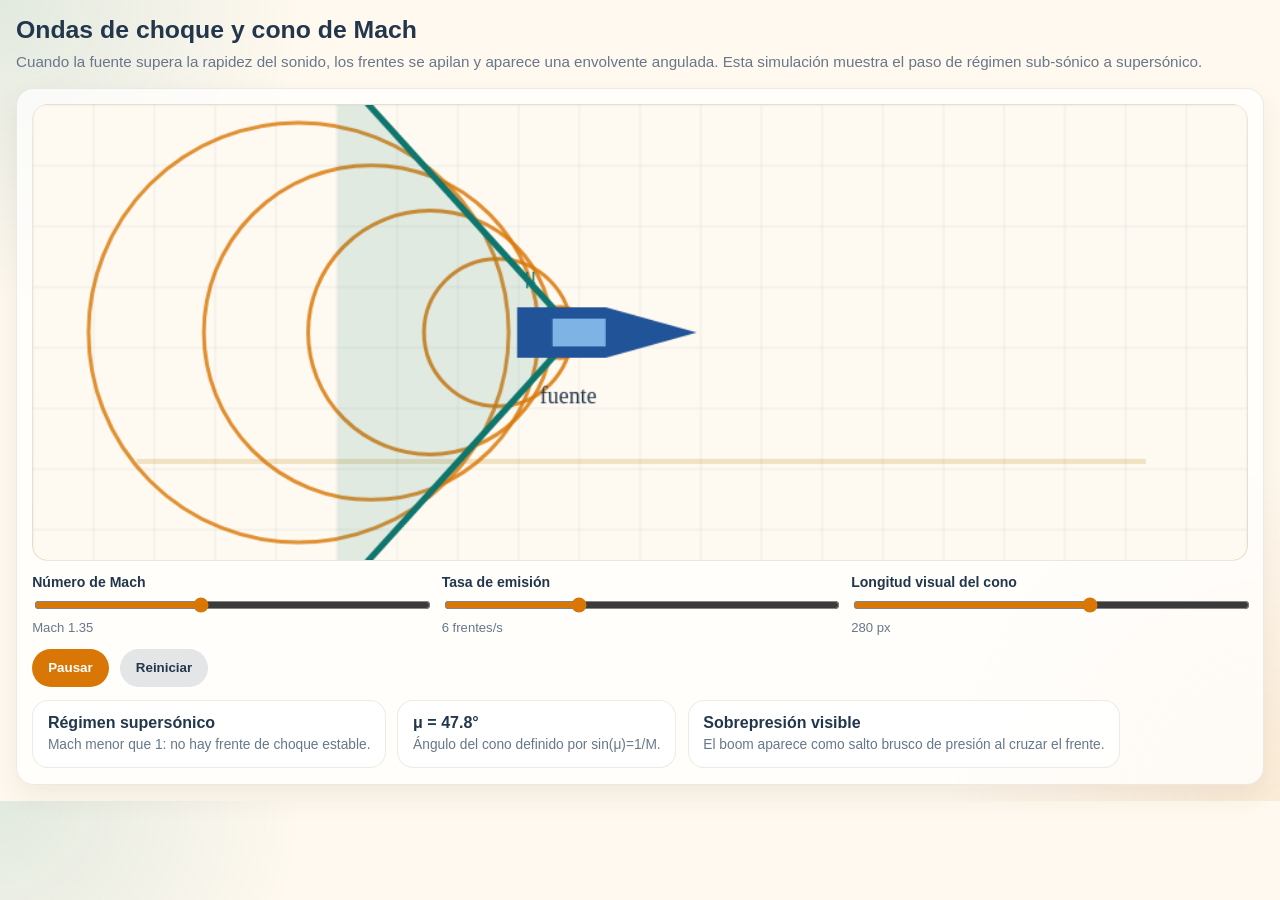
<file: animaciones/ondas-choque.html>
<!DOCTYPE html>
<html lang="es">
<head>
  <meta charset="UTF-8">
  <meta name="viewport" content="width=device-width, initial-scale=1.0">
  <title>Ondas de choque</title>
  <style>
    :root {
      --paper: #fff9ef;
      --ink: #22364c;
      --teal: #0f766e;
      --blue: #215399;
      --orange: #d97706;
      --muted: #687789;
    }

    * { box-sizing: border-box; }

    body {
      margin: 0;
      font-family: "Segoe UI", Verdana, sans-serif;
      background:
        radial-gradient(circle at top left, rgba(15, 118, 110, 0.12), transparent 20%),
        radial-gradient(circle at bottom right, rgba(217, 119, 6, 0.10), transparent 22%),
        var(--paper);
      color: var(--ink);
    }

    .lab-shell {
      padding: 1rem;
      display: grid;
      gap: 0.9rem;
    }

    .lab-head h1 {
      margin: 0;
      font-size: 1.55rem;
    }

    .lab-head p {
      margin: 0.35rem 0 0;
      color: var(--muted);
      line-height: 1.55;
      font-size: 0.95rem;
    }

    .panel {
      display: grid;
      gap: 0.85rem;
      padding: 0.95rem;
      border-radius: 1.1rem;
      background: rgba(255, 255, 255, 0.72);
      border: 1px solid rgba(116, 89, 57, 0.12);
      box-shadow: 0 12px 28px rgba(71, 47, 20, 0.08);
    }

    canvas {
      width: 100%;
      height: auto;
      border-radius: 1rem;
      background: linear-gradient(180deg, #fdfaf3, #f6efe1);
      border: 1px solid rgba(116, 89, 57, 0.12);
    }

    .controls {
      display: grid;
      grid-template-columns: repeat(3, minmax(0, 1fr));
      gap: 0.8rem;
    }

    .control {
      display: grid;
      gap: 0.3rem;
    }

    .control label {
      font-size: 0.88rem;
      font-weight: 700;
    }

    .control span {
      color: var(--muted);
      font-size: 0.82rem;
    }

    input[type="range"] {
      width: 100%;
      accent-color: var(--orange);
    }

    .stats,
    .actions {
      display: flex;
      flex-wrap: wrap;
      gap: 0.7rem;
    }

    .stat {
      min-width: 10rem;
      padding: 0.78rem 0.92rem;
      border-radius: 1rem;
      background: rgba(255, 255, 255, 0.86);
      border: 1px solid rgba(116, 89, 57, 0.12);
    }

    .stat strong,
    .stat span {
      display: block;
    }

    .stat span {
      color: var(--muted);
      margin-top: 0.2rem;
      line-height: 1.45;
      font-size: 0.86rem;
    }

    button {
      border: 0;
      border-radius: 999px;
      padding: 0.72rem 1rem;
      font-weight: 700;
      cursor: pointer;
      background: var(--orange);
      color: white;
    }

    button.secondary {
      background: rgba(35, 54, 76, 0.12);
      color: var(--ink);
    }

    @media (max-width: 820px) {
      .controls {
        grid-template-columns: 1fr;
      }
    }
  </style>
</head>
<body>
  <div class="lab-shell">
    <div class="lab-head">
      <h1>Ondas de choque y cono de Mach</h1>
      <p>
        Cuando la fuente supera la rapidez del sonido, los frentes se apilan y aparece una
        envolvente angulada. Esta simulación muestra el paso de régimen sub-sónico a supersónico.
      </p>
    </div>

    <div class="panel">
      <canvas id="shockCanvas" width="960" height="360" aria-label="Simulación de ondas de choque"></canvas>

      <div class="controls">
        <div class="control">
          <label for="machRange">Número de Mach</label>
          <input id="machRange" type="range" min="0.6" max="2.4" step="0.01" value="1.35">
          <span id="machValue">Mach 1.35</span>
        </div>
        <div class="control">
          <label for="emitRange">Tasa de emisión</label>
          <input id="emitRange" type="range" min="3" max="12" step="1" value="6">
          <span id="emitValue">6 frentes/s</span>
        </div>
        <div class="control">
          <label for="trailRange">Longitud visual del cono</label>
          <input id="trailRange" type="range" min="160" max="360" step="10" value="280">
          <span id="trailValue">280 px</span>
        </div>
      </div>

      <div class="actions">
        <button id="toggleBtn" type="button">Pausar</button>
        <button id="resetBtn" type="button" class="secondary">Reiniciar</button>
      </div>

      <div class="stats">
        <div class="stat">
          <strong id="regimeText">Régimen supersónico</strong>
          <span>Mach menor que 1: no hay frente de choque estable.</span>
        </div>
        <div class="stat">
          <strong id="angleText">μ = 47.8°</strong>
          <span>Ángulo del cono definido por sin(μ)=1/M.</span>
        </div>
        <div class="stat">
          <strong id="pressureText">Sobrepresión visible</strong>
          <span>El boom aparece como salto brusco de presión al cruzar el frente.</span>
        </div>
      </div>
    </div>
  </div>

  <script>
    const canvas = document.getElementById("shockCanvas");
    const ctx = canvas.getContext("2d");

    const machRange = document.getElementById("machRange");
    const emitRange = document.getElementById("emitRange");
    const trailRange = document.getElementById("trailRange");
    const machValue = document.getElementById("machValue");
    const emitValue = document.getElementById("emitValue");
    const trailValue = document.getElementById("trailValue");
    const regimeText = document.getElementById("regimeText");
    const angleText = document.getElementById("angleText");
    const pressureText = document.getElementById("pressureText");
    const toggleBtn = document.getElementById("toggleBtn");
    const resetBtn = document.getElementById("resetBtn");

    const state = {
      waveSpeed: 220,
      mach: Number(machRange.value),
      emitRate: Number(emitRange.value),
      trailLength: Number(trailRange.value),
      sourceX: 210,
      sourceY: 180,
      waves: [],
      emitTimer: 0,
      paused: false,
      lastTime: 0
    };

    function emitWave() {
      state.waves.push({ x: state.sourceX, y: state.sourceY, r: 4, alpha: 0.86 });
    }

    function resetSimulation() {
      state.sourceX = 210;
      state.waves = [];
      state.emitTimer = 0;
      state.lastTime = 0;
      emitWave();
    }

    function syncControls() {
      state.mach = Number(machRange.value);
      state.emitRate = Number(emitRange.value);
      state.trailLength = Number(trailRange.value);
      machValue.textContent = `Mach ${state.mach.toFixed(2)}`;
      emitValue.textContent = `${state.emitRate} frentes/s`;
      trailValue.textContent = `${state.trailLength} px`;

      if (state.mach < 1) {
        regimeText.textContent = "Régimen sub-sónico";
        pressureText.textContent = "Todavía no hay boom sónico";
      } else if (state.mach < 1.02) {
        regimeText.textContent = "Transición transónica";
        pressureText.textContent = "El cono apenas empieza a cerrarse";
      } else {
        regimeText.textContent = "Régimen supersónico";
        pressureText.textContent = "Sobrepresión visible";
      }

      const angle = state.mach > 1 ? Math.asin(1 / state.mach) * 180 / Math.PI : 90;
      angleText.textContent = `μ = ${angle.toFixed(1)}°`;
    }

    function updatePhysics(dt) {
      if (state.paused) {
        return;
      }

      const speed = state.waveSpeed * state.mach;
      state.sourceX += speed * dt;
      if (state.sourceX > 840) {
        state.sourceX = 160;
        state.waves = [];
      }

      state.emitTimer += dt;
      const interval = 1 / state.emitRate;
      while (state.emitTimer >= interval) {
        emitWave();
        state.emitTimer -= interval;
      }

      state.waves = state.waves
        .map((wave) => ({
          ...wave,
          r: wave.r + state.waveSpeed * dt,
          alpha: Math.max(0, wave.alpha - dt * 0.08)
        }))
        .filter((wave) => wave.r < 1200 && wave.alpha > 0.06);
    }

    function drawBackground() {
      ctx.clearRect(0, 0, canvas.width, canvas.height);
      ctx.fillStyle = "#fffaf1";
      ctx.fillRect(0, 0, canvas.width, canvas.height);

      ctx.strokeStyle = "rgba(80, 120, 164, 0.10)";
      ctx.lineWidth = 1;
      for (let x = 0; x <= canvas.width; x += 48) {
        ctx.beginPath();
        ctx.moveTo(x, 0);
        ctx.lineTo(x, canvas.height);
        ctx.stroke();
      }
      for (let y = 0; y <= canvas.height; y += 48) {
        ctx.beginPath();
        ctx.moveTo(0, y);
        ctx.lineTo(canvas.width, y);
        ctx.stroke();
      }

      ctx.strokeStyle = "rgba(197, 153, 58, 0.26)";
      ctx.lineWidth = 4;
      ctx.beginPath();
      ctx.moveTo(82, 282);
      ctx.lineTo(880, 282);
      ctx.stroke();
    }

    function drawWaves() {
      state.waves.forEach((wave) => {
        ctx.save();
        ctx.globalAlpha = wave.alpha;
        ctx.strokeStyle = "#d97706";
        ctx.lineWidth = 3;
        ctx.beginPath();
        ctx.arc(wave.x, wave.y, wave.r, 0, Math.PI * 2);
        ctx.stroke();
        ctx.restore();
      });
    }

    function drawMachCone() {
      if (state.mach <= 1) {
        return;
      }
      const mu = Math.asin(1 / state.mach);
      const length = state.trailLength;

      const upperX = state.sourceX - Math.cos(mu) * length;
      const upperY = state.sourceY - Math.sin(mu) * length;
      const lowerX = state.sourceX - Math.cos(mu) * length;
      const lowerY = state.sourceY + Math.sin(mu) * length;

      ctx.fillStyle = "rgba(15, 118, 110, 0.12)";
      ctx.beginPath();
      ctx.moveTo(state.sourceX, state.sourceY);
      ctx.lineTo(upperX, upperY);
      ctx.lineTo(lowerX, lowerY);
      ctx.closePath();
      ctx.fill();

      ctx.strokeStyle = "#0f766e";
      ctx.lineWidth = 5;
      ctx.beginPath();
      ctx.moveTo(state.sourceX, state.sourceY);
      ctx.lineTo(upperX, upperY);
      ctx.moveTo(state.sourceX, state.sourceY);
      ctx.lineTo(lowerX, lowerY);
      ctx.stroke();

      ctx.fillStyle = "#0f766e";
      ctx.font = "18px Verdana";
      ctx.fillText("μ", state.sourceX - Math.cos(mu) * 72 + 8, state.sourceY - Math.sin(mu) * 52);
    }

    function drawSource() {
      ctx.save();
      ctx.translate(state.sourceX, state.sourceY);
      ctx.fillStyle = "#215399";
      ctx.beginPath();
      ctx.moveTo(-46, -20);
      ctx.lineTo(24, -20);
      ctx.lineTo(96, 0);
      ctx.lineTo(24, 20);
      ctx.lineTo(-46, 20);
      ctx.closePath();
      ctx.fill();

      ctx.fillStyle = "#7eb3e6";
      ctx.fillRect(-18, -11, 42, 22);
      ctx.fillStyle = "#22364c";
      ctx.fillText("fuente", -28, 56);
      ctx.restore();
    }

    function frame(time) {
      if (!state.lastTime) {
        state.lastTime = time;
      }
      const dt = Math.min(0.04, (time - state.lastTime) / 1000);
      state.lastTime = time;

      updatePhysics(dt);
      drawBackground();
      drawWaves();
      drawMachCone();
      drawSource();
      requestAnimationFrame(frame);
    }

    toggleBtn.addEventListener("click", () => {
      state.paused = !state.paused;
      toggleBtn.textContent = state.paused ? "Reanudar" : "Pausar";
    });

    resetBtn.addEventListener("click", () => {
      resetSimulation();
      state.paused = false;
      toggleBtn.textContent = "Pausar";
    });

    [machRange, emitRange, trailRange].forEach((input) => {
      input.addEventListener("input", syncControls);
    });

    syncControls();
    resetSimulation();
    requestAnimationFrame(frame);
  </script>
</body>
</html>
</file>
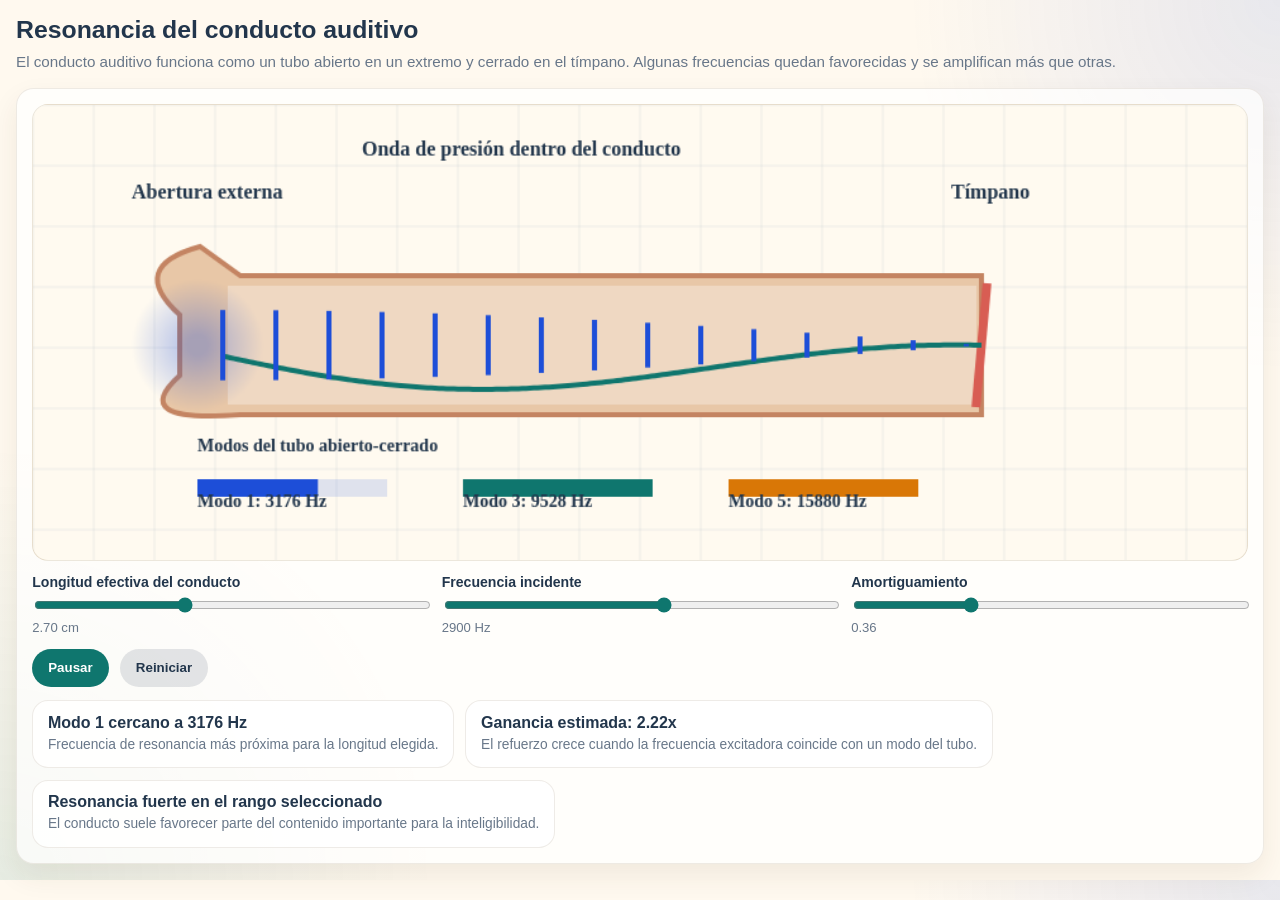
<file: animaciones/resonancia-conducto.html>
<!DOCTYPE html>
<html lang="es">
<head>
  <meta charset="UTF-8">
  <meta name="viewport" content="width=device-width, initial-scale=1.0">
  <title>Resonancia del conducto auditivo</title>
  <style>
    :root {
      --paper: #fff9ef;
      --ink: #22364c;
      --teal: #0f766e;
      --blue: #1d4ed8;
      --orange: #d97706;
      --muted: #687789;
      --line: rgba(80, 120, 164, 0.18);
    }

    * { box-sizing: border-box; }

    body {
      margin: 0;
      font-family: "Segoe UI", Verdana, sans-serif;
      background:
        radial-gradient(circle at top right, rgba(29, 78, 216, 0.10), transparent 24%),
        radial-gradient(circle at bottom left, rgba(15, 118, 110, 0.10), transparent 28%),
        var(--paper);
      color: var(--ink);
    }

    .lab-shell {
      padding: 1rem;
      display: grid;
      gap: 0.9rem;
    }

    .lab-head h1 {
      margin: 0;
      font-size: 1.55rem;
    }

    .lab-head p {
      margin: 0.35rem 0 0;
      color: var(--muted);
      line-height: 1.55;
      font-size: 0.95rem;
    }

    .panel {
      display: grid;
      gap: 0.85rem;
      padding: 0.95rem;
      border-radius: 1.1rem;
      background: rgba(255, 255, 255, 0.72);
      border: 1px solid rgba(116, 89, 57, 0.12);
      box-shadow: 0 12px 28px rgba(71, 47, 20, 0.08);
    }

    canvas {
      width: 100%;
      height: auto;
      border-radius: 1rem;
      background: linear-gradient(180deg, #fdfaf2, #f7efe0);
      border: 1px solid rgba(116, 89, 57, 0.12);
    }

    .controls {
      display: grid;
      grid-template-columns: repeat(3, minmax(0, 1fr));
      gap: 0.8rem;
    }

    .control {
      display: grid;
      gap: 0.3rem;
    }

    .control label {
      font-size: 0.88rem;
      font-weight: 700;
    }

    .control span {
      color: var(--muted);
      font-size: 0.82rem;
    }

    input[type="range"] {
      width: 100%;
      accent-color: var(--teal);
    }

    .actions,
    .stats {
      display: flex;
      flex-wrap: wrap;
      gap: 0.7rem;
    }

    button {
      border: 0;
      border-radius: 999px;
      padding: 0.72rem 1rem;
      font-weight: 700;
      cursor: pointer;
      background: var(--teal);
      color: white;
    }

    button.secondary {
      background: rgba(35, 54, 76, 0.12);
      color: var(--ink);
    }

    .stat {
      min-width: 10rem;
      padding: 0.78rem 0.92rem;
      border-radius: 1rem;
      background: rgba(255, 255, 255, 0.86);
      border: 1px solid rgba(116, 89, 57, 0.12);
    }

    .stat strong,
    .stat span {
      display: block;
    }

    .stat span {
      color: var(--muted);
      margin-top: 0.2rem;
      line-height: 1.45;
      font-size: 0.86rem;
    }

    @media (max-width: 820px) {
      .controls {
        grid-template-columns: 1fr;
      }
    }
  </style>
</head>
<body>
  <div class="lab-shell">
    <div class="lab-head">
      <h1>Resonancia del conducto auditivo</h1>
      <p>
        El conducto auditivo funciona como un tubo abierto en un extremo y cerrado en el tímpano.
        Algunas frecuencias quedan favorecidas y se amplifican más que otras.
      </p>
    </div>

    <div class="panel">
      <canvas id="resonanceCanvas" width="960" height="360" aria-label="Simulación de resonancia del conducto auditivo"></canvas>

      <div class="controls">
        <div class="control">
          <label for="lengthRange">Longitud efectiva del conducto</label>
          <input id="lengthRange" type="range" min="1.8" max="4.2" step="0.01" value="2.7">
          <span id="lengthValue">2.70 cm</span>
        </div>
        <div class="control">
          <label for="freqRange">Frecuencia incidente</label>
          <input id="freqRange" type="range" min="250" max="5000" step="10" value="2900">
          <span id="freqValue">2900 Hz</span>
        </div>
        <div class="control">
          <label for="dampingRange">Amortiguamiento</label>
          <input id="dampingRange" type="range" min="0.10" max="1.00" step="0.01" value="0.36">
          <span id="dampingValue">0.36</span>
        </div>
      </div>

      <div class="actions">
        <button id="toggleBtn" type="button">Pausar</button>
        <button id="resetBtn" type="button" class="secondary">Reiniciar</button>
      </div>

      <div class="stats">
        <div class="stat">
          <strong id="modeText">Modo 1 cercano a 3176 Hz</strong>
          <span>Frecuencia de resonancia más próxima para la longitud elegida.</span>
        </div>
        <div class="stat">
          <strong id="gainText">Ganancia estimada: 1.78x</strong>
          <span>El refuerzo crece cuando la frecuencia excitadora coincide con un modo del tubo.</span>
        </div>
        <div class="stat">
          <strong id="zoneText">Rango del habla realzado</strong>
          <span>El conducto suele favorecer parte del contenido importante para la inteligibilidad.</span>
        </div>
      </div>
    </div>
  </div>

  <script>
    const canvas = document.getElementById("resonanceCanvas");
    const ctx = canvas.getContext("2d");

    const lengthRange = document.getElementById("lengthRange");
    const freqRange = document.getElementById("freqRange");
    const dampingRange = document.getElementById("dampingRange");
    const lengthValue = document.getElementById("lengthValue");
    const freqValue = document.getElementById("freqValue");
    const dampingValue = document.getElementById("dampingValue");
    const modeText = document.getElementById("modeText");
    const gainText = document.getElementById("gainText");
    const zoneText = document.getElementById("zoneText");
    const toggleBtn = document.getElementById("toggleBtn");
    const resetBtn = document.getElementById("resetBtn");

    const state = {
      lengthCm: Number(lengthRange.value),
      frequency: Number(freqRange.value),
      damping: Number(dampingRange.value),
      phase: 0,
      lastTime: 0,
      paused: false
    };

    function getModes(lengthMeters) {
      return [1, 3, 5].map((harmonic) => ({
        harmonic,
        frequency: (harmonic * 343) / (4 * lengthMeters)
      }));
    }

    function currentResponse() {
      const lengthMeters = state.lengthCm / 100;
      const modes = getModes(lengthMeters);
      const nearest = modes.reduce((best, mode) => {
        return Math.abs(mode.frequency - state.frequency) < Math.abs(best.frequency - state.frequency) ? mode : best;
      });

      const spread = Math.max(140, nearest.frequency * 0.22);
      const detuning = (state.frequency - nearest.frequency) / spread;
      const resonanceFactor = Math.exp(-(detuning ** 2));
      const gain = 1 + resonanceFactor * (1.7 - state.damping * 0.75);

      return { nearest, gain, modes };
    }

    function syncControls() {
      state.lengthCm = Number(lengthRange.value);
      state.frequency = Number(freqRange.value);
      state.damping = Number(dampingRange.value);

      lengthValue.textContent = `${state.lengthCm.toFixed(2)} cm`;
      freqValue.textContent = `${Math.round(state.frequency)} Hz`;
      dampingValue.textContent = state.damping.toFixed(2);

      const { nearest, gain } = currentResponse();
      modeText.textContent = `Modo ${nearest.harmonic} cercano a ${Math.round(nearest.frequency)} Hz`;
      gainText.textContent = `Ganancia estimada: ${gain.toFixed(2)}x`;

      if (gain > 2.0) {
        zoneText.textContent = "Resonancia fuerte en el rango seleccionado";
      } else if (state.frequency >= 1800 && state.frequency <= 3800) {
        zoneText.textContent = "Rango del habla realzado";
      } else {
        zoneText.textContent = "Excitación fuera del máximo principal";
      }
    }

    function drawBackground() {
      ctx.clearRect(0, 0, canvas.width, canvas.height);
      ctx.fillStyle = "#fffaf0";
      ctx.fillRect(0, 0, canvas.width, canvas.height);

      ctx.strokeStyle = "rgba(80, 120, 164, 0.10)";
      ctx.lineWidth = 1;
      for (let x = 0; x <= canvas.width; x += 48) {
        ctx.beginPath();
        ctx.moveTo(x, 0);
        ctx.lineTo(x, canvas.height);
        ctx.stroke();
      }
      for (let y = 0; y <= canvas.height; y += 48) {
        ctx.beginPath();
        ctx.moveTo(0, y);
        ctx.lineTo(canvas.width, y);
        ctx.stroke();
      }
    }

    function drawCanal() {
      const left = 150;
      const right = 750;
      const centerY = 190;
      const height = 110;
      const { nearest, gain } = currentResponse();

      ctx.fillStyle = "#e8c7a7";
      ctx.strokeStyle = "#c48462";
      ctx.lineWidth = 4;
      ctx.beginPath();
      ctx.moveTo(left - 34, centerY - 24);
      ctx.quadraticCurveTo(left - 76, centerY - 62, left - 18, centerY - 78);
      ctx.lineTo(left + 14, centerY - height / 2);
      ctx.lineTo(right, centerY - height / 2);
      ctx.lineTo(right, centerY + height / 2);
      ctx.lineTo(left + 14, centerY + height / 2);
      ctx.quadraticCurveTo(left - 76, centerY + 62, left - 34, centerY + 24);
      ctx.closePath();
      ctx.fill();
      ctx.stroke();

      ctx.fillStyle = "rgba(255,255,255,0.30)";
      ctx.fillRect(left + 4, centerY - height / 2 + 8, right - left - 8, height - 16);

      const drumOffset = Math.sin(state.phase) * 8 * Math.min(gain, 2.2);
      ctx.strokeStyle = "#d85d53";
      ctx.lineWidth = 7;
      ctx.beginPath();
      ctx.moveTo(right + drumOffset, centerY - height / 2 + 6);
      ctx.lineTo(right - drumOffset, centerY + height / 2 - 6);
      ctx.stroke();

      const openGlow = ctx.createRadialGradient(left - 20, centerY, 8, left - 20, centerY, 52);
      openGlow.addColorStop(0, "rgba(29, 78, 216, 0.32)");
      openGlow.addColorStop(1, "rgba(29, 78, 216, 0)");
      ctx.fillStyle = openGlow;
      ctx.beginPath();
      ctx.arc(left - 20, centerY, 52, 0, Math.PI * 2);
      ctx.fill();

      const pressureScale = 18 + gain * 11;
      ctx.strokeStyle = "#0f766e";
      ctx.lineWidth = 4;
      ctx.beginPath();
      for (let x = left; x <= right; x += 3) {
        const progress = (x - left) / (right - left);
        const envelope = Math.sin((nearest.harmonic * Math.PI * (1 - progress)) / 2);
        const phaseTravel = state.phase * (1.25 + state.frequency / 3400);
        const y = centerY + Math.sin(progress * Math.PI * nearest.harmonic - phaseTravel) * envelope * pressureScale;
        if (x === left) {
          ctx.moveTo(x, y);
        } else {
          ctx.lineTo(x, y);
        }
      }
      ctx.stroke();

      ctx.fillStyle = "#1d4ed8";
      for (let x = left; x <= right; x += 42) {
        const progress = (x - left) / (right - left);
        const envelope = Math.sin((nearest.harmonic * Math.PI * (1 - progress)) / 2);
        const amplitude = Math.abs(envelope) * (10 + gain * 8);
        ctx.fillRect(x - 2, centerY - amplitude, 4, amplitude * 2);
      }

      ctx.fillStyle = "#22364c";
      ctx.font = "700 16px Segoe UI";
      ctx.fillText("Abertura externa", left - 72, 74);
      ctx.fillText("Tímpano", right - 24, 74);
      ctx.fillText("Onda de presión dentro del conducto", 260, 40);
    }

    function drawReference() {
      const lengthMeters = state.lengthCm / 100;
      const modes = getModes(lengthMeters);
      const baseX = 130;
      const baseY = 318;

      ctx.fillStyle = "#22364c";
      ctx.font = "700 14px Segoe UI";
      ctx.fillText("Modos del tubo abierto-cerrado", baseX, baseY - 44);

      modes.forEach((mode, index) => {
        const x = baseX + index * 210;
        const ratio = Math.min(1, mode.frequency / 5000);
        ctx.fillStyle = "rgba(29, 78, 216, 0.14)";
        ctx.fillRect(x, baseY - 22, 150, 14);
        ctx.fillStyle = index === 0 ? "#1d4ed8" : index === 1 ? "#0f766e" : "#d97706";
        ctx.fillRect(x, baseY - 22, 150 * ratio, 14);
        ctx.fillStyle = "#22364c";
        ctx.fillText(`Modo ${mode.harmonic}: ${Math.round(mode.frequency)} Hz`, x, baseY);
      });
    }

    function step(timestamp) {
      if (!state.lastTime) {
        state.lastTime = timestamp;
      }

      const dt = Math.min(0.032, (timestamp - state.lastTime) / 1000);
      state.lastTime = timestamp;

      if (!state.paused) {
        state.phase += dt * (1.8 + state.frequency / 1600);
      }

      drawBackground();
      drawCanal();
      drawReference();
      requestAnimationFrame(step);
    }

    [lengthRange, freqRange, dampingRange].forEach((input) => {
      input.addEventListener("input", syncControls);
    });

    toggleBtn.addEventListener("click", () => {
      state.paused = !state.paused;
      toggleBtn.textContent = state.paused ? "Reanudar" : "Pausar";
    });

    resetBtn.addEventListener("click", () => {
      state.lengthCm = 2.7;
      state.frequency = 2900;
      state.damping = 0.36;
      state.phase = 0;
      state.paused = false;
      lengthRange.value = state.lengthCm;
      freqRange.value = state.frequency;
      dampingRange.value = state.damping;
      toggleBtn.textContent = "Pausar";
      syncControls();
    });

    syncControls();
    requestAnimationFrame(step);
  </script>
</body>
</html>
</file>
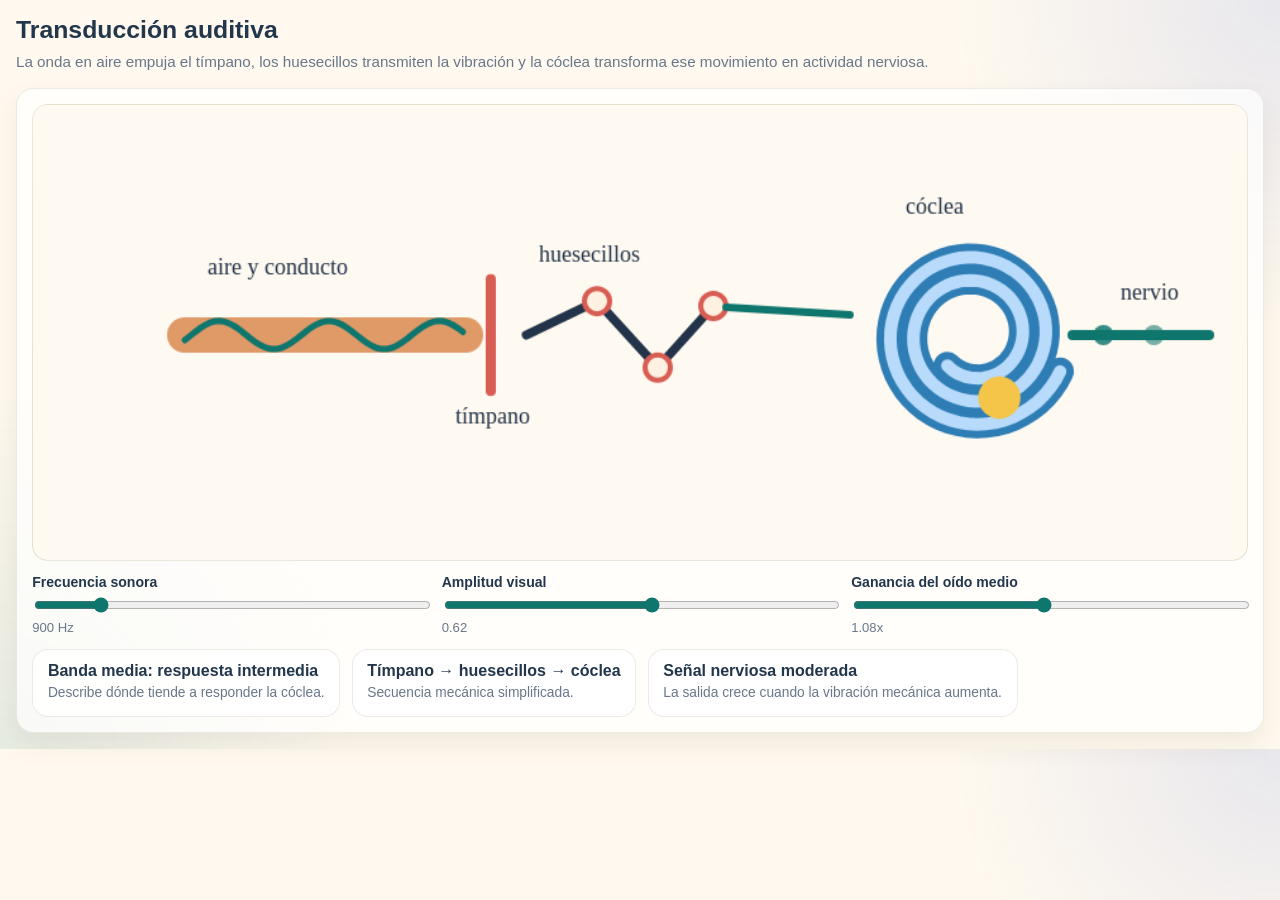
<file: animaciones/transduccion-oido.html>
<!DOCTYPE html>
<html lang="es">
<head>
  <meta charset="UTF-8">
  <meta name="viewport" content="width=device-width, initial-scale=1.0">
  <title>Transducción auditiva</title>
  <style>
    :root {
      --paper: #fff9ef;
      --ink: #22364c;
      --teal: #0f766e;
      --blue: #215399;
      --orange: #d97706;
      --muted: #687789;
    }
    * { box-sizing: border-box; }
    body {
      margin: 0;
      font-family: "Segoe UI", Verdana, sans-serif;
      background:
        radial-gradient(circle at top right, rgba(29, 78, 216, 0.10), transparent 22%),
        radial-gradient(circle at bottom left, rgba(15, 118, 110, 0.10), transparent 24%),
        var(--paper);
      color: var(--ink);
    }
    .lab-shell {
      padding: 1rem;
      display: grid;
      gap: 0.9rem;
    }
    .lab-head h1 {
      margin: 0;
      font-size: 1.55rem;
    }
    .lab-head p {
      margin: 0.35rem 0 0;
      color: var(--muted);
      line-height: 1.55;
      font-size: 0.95rem;
    }
    .panel {
      display: grid;
      gap: 0.85rem;
      padding: 0.95rem;
      border-radius: 1.1rem;
      background: rgba(255, 255, 255, 0.72);
      border: 1px solid rgba(116, 89, 57, 0.12);
      box-shadow: 0 12px 28px rgba(71, 47, 20, 0.08);
    }
    canvas {
      width: 100%;
      height: auto;
      border-radius: 1rem;
      background: linear-gradient(180deg, #fdfaf3, #f7efe0);
      border: 1px solid rgba(116, 89, 57, 0.12);
    }
    .controls {
      display: grid;
      grid-template-columns: repeat(3, minmax(0, 1fr));
      gap: 0.8rem;
    }
    .control {
      display: grid;
      gap: 0.3rem;
    }
    .control label {
      font-size: 0.88rem;
      font-weight: 700;
    }
    .control span {
      color: var(--muted);
      font-size: 0.82rem;
    }
    input[type="range"] {
      width: 100%;
      accent-color: var(--teal);
    }
    .stats {
      display: flex;
      flex-wrap: wrap;
      gap: 0.7rem;
    }
    .stat {
      min-width: 10rem;
      padding: 0.78rem 0.92rem;
      border-radius: 1rem;
      background: rgba(255, 255, 255, 0.86);
      border: 1px solid rgba(116, 89, 57, 0.12);
    }
    .stat strong,
    .stat span { display: block; }
    .stat span {
      color: var(--muted);
      margin-top: 0.2rem;
      line-height: 1.45;
      font-size: 0.86rem;
    }
    @media (max-width: 820px) {
      .controls { grid-template-columns: 1fr; }
    }
  </style>
</head>
<body>
  <div class="lab-shell">
    <div class="lab-head">
      <h1>Transducción auditiva</h1>
      <p>
        La onda en aire empuja el tímpano, los huesecillos transmiten la vibración y la cóclea
        transforma ese movimiento en actividad nerviosa.
      </p>
    </div>

    <div class="panel">
      <canvas id="earCanvas" width="960" height="360" aria-label="Simulación de transducción auditiva"></canvas>

      <div class="controls">
        <div class="control">
          <label for="freqRange">Frecuencia sonora</label>
          <input id="freqRange" type="range" min="150" max="5000" step="10" value="900">
          <span id="freqValue">900 Hz</span>
        </div>
        <div class="control">
          <label for="ampRange">Amplitud visual</label>
          <input id="ampRange" type="range" min="0.2" max="1.0" step="0.01" value="0.62">
          <span id="ampValue">0.62</span>
        </div>
        <div class="control">
          <label for="flowRange">Ganancia del oído medio</label>
          <input id="flowRange" type="range" min="0.6" max="1.6" step="0.01" value="1.08">
          <span id="flowValue">1.08x</span>
        </div>
      </div>

      <div class="stats">
        <div class="stat">
          <strong id="bandText">Banda media</strong>
          <span>Describe dónde tiende a responder la cóclea.</span>
        </div>
        <div class="stat">
          <strong>Tímpano → huesecillos → cóclea</strong>
          <span>Secuencia mecánica simplificada.</span>
        </div>
        <div class="stat">
          <strong id="signalText">Señal nerviosa moderada</strong>
          <span>La salida crece cuando la vibración mecánica aumenta.</span>
        </div>
      </div>
    </div>
  </div>

  <script>
    const canvas = document.getElementById("earCanvas");
    const ctx = canvas.getContext("2d");
    const freqRange = document.getElementById("freqRange");
    const ampRange = document.getElementById("ampRange");
    const flowRange = document.getElementById("flowRange");
    const freqValue = document.getElementById("freqValue");
    const ampValue = document.getElementById("ampValue");
    const flowValue = document.getElementById("flowValue");
    const bandText = document.getElementById("bandText");
    const signalText = document.getElementById("signalText");

    const state = {
      frequency: Number(freqRange.value),
      amplitude: Number(ampRange.value),
      gain: Number(flowRange.value),
      phase: 0,
      lastTime: 0,
      nervePulses: []
    };

    function syncControls() {
      state.frequency = Number(freqRange.value);
      state.amplitude = Number(ampRange.value);
      state.gain = Number(flowRange.value);
      freqValue.textContent = `${state.frequency} Hz`;
      ampValue.textContent = state.amplitude.toFixed(2);
      flowValue.textContent = `${state.gain.toFixed(2)}x`;

      if (state.frequency < 500) {
        bandText.textContent = "Banda grave: viaja más profundo";
      } else if (state.frequency < 2000) {
        bandText.textContent = "Banda media: respuesta intermedia";
      } else {
        bandText.textContent = "Banda aguda: responde cerca de la base";
      }

      const signalLevel = state.amplitude * state.gain;
      if (signalLevel < 0.6) {
        signalText.textContent = "Señal nerviosa suave";
      } else if (signalLevel < 1.1) {
        signalText.textContent = "Señal nerviosa moderada";
      } else {
        signalText.textContent = "Señal nerviosa intensa";
      }
    }

    function pointOnSpiral(t) {
      const turns = 2.3;
      const angle = 0.4 + t * Math.PI * 2 * turns;
      const radius = 74 - t * 42;
      return {
        x: 744 + Math.cos(angle) * radius,
        y: 182 + Math.sin(angle) * radius
      };
    }

    function emitPulse() {
      state.nervePulses.push({ x: 822, y: 182, life: 1 });
    }

    function update(dt) {
      const visualRate = 1.1 + Math.log10(state.frequency) * 0.65;
      state.phase += dt * visualRate * Math.PI * 2;
      if (state.phase > Math.PI * 2) {
        state.phase -= Math.PI * 2;
        emitPulse();
      }
      state.nervePulses = state.nervePulses
        .map((pulse) => ({ ...pulse, x: pulse.x + dt * 120, life: pulse.life - dt * 0.8 }))
        .filter((pulse) => pulse.life > 0);
    }

    function drawCanalAndWave() {
      ctx.strokeStyle = "#e09a68";
      ctx.lineWidth = 28;
      ctx.lineCap = "round";
      ctx.beginPath();
      ctx.moveTo(120, 182);
      ctx.lineTo(342, 182);
      ctx.stroke();

      ctx.strokeStyle = "#0f766e";
      ctx.lineWidth = 5;
      ctx.beginPath();
      for (let x = 120; x <= 342; x += 4) {
        const progress = (x - 120) / 222;
        const y = 182 + Math.sin(progress * 16 - state.phase) * 18 * state.amplitude;
        if (x === 120) ctx.moveTo(x, y);
        else ctx.lineTo(x, y);
      }
      ctx.stroke();
    }

    function drawMiddleEar() {
      const drumOffset = Math.sin(state.phase) * 10 * state.amplitude;
      const lever = Math.sin(state.phase) * 18 * state.amplitude * state.gain;

      ctx.strokeStyle = "#d85d53";
      ctx.lineWidth = 8;
      ctx.beginPath();
      ctx.moveTo(362, 140 + drumOffset);
      ctx.lineTo(362, 224 - drumOffset);
      ctx.stroke();

      ctx.strokeStyle = "#23344a";
      ctx.lineWidth = 7;
      ctx.beginPath();
      ctx.moveTo(390, 182);
      ctx.lineTo(446, 156 + lever * 0.2);
      ctx.lineTo(494, 206 - lever * 0.4);
      ctx.lineTo(538, 160 + lever * 0.25);
      ctx.stroke();

      ctx.fillStyle = "#fff1e2";
      [446, 494, 538].forEach((x, index) => {
        const y = index === 0 ? 156 + lever * 0.2 : index === 1 ? 206 - lever * 0.4 : 160 + lever * 0.25;
        ctx.beginPath();
        ctx.arc(x, y, 10, 0, Math.PI * 2);
        ctx.fill();
        ctx.strokeStyle = "#d85d53";
        ctx.lineWidth = 4;
        ctx.stroke();
      });
    }

    function drawCochlea() {
      ctx.strokeStyle = "#2e7db5";
      ctx.lineWidth = 22;
      ctx.lineCap = "round";
      ctx.beginPath();
      for (let i = 0; i <= 140; i++) {
        const point = pointOnSpiral(i / 140);
        if (i === 0) ctx.moveTo(point.x, point.y);
        else ctx.lineTo(point.x, point.y);
      }
      ctx.stroke();

      ctx.strokeStyle = "#b8dbfb";
      ctx.lineWidth = 10;
      ctx.beginPath();
      for (let i = 0; i <= 140; i++) {
        const point = pointOnSpiral(i / 140);
        if (i === 0) ctx.moveTo(point.x, point.y);
        else ctx.lineTo(point.x, point.y);
      }
      ctx.stroke();

      const logMin = Math.log(150);
      const logMax = Math.log(5000);
      const t = 1 - (Math.log(state.frequency) - logMin) / (logMax - logMin);
      const peak = pointOnSpiral(t);

      ctx.fillStyle = "#f4c548";
      ctx.beginPath();
      ctx.arc(peak.x, peak.y, 13 + state.amplitude * 6, 0, Math.PI * 2);
      ctx.fill();

      ctx.strokeStyle = "#0f766e";
      ctx.lineWidth = 6;
      ctx.beginPath();
      ctx.moveTo(548, 160);
      ctx.lineTo(646, 166);
      ctx.stroke();
    }

    function drawNerve() {
      ctx.strokeStyle = "#0f766e";
      ctx.lineWidth = 8;
      ctx.beginPath();
      ctx.moveTo(822, 182);
      ctx.lineTo(930, 182);
      ctx.stroke();

      state.nervePulses.forEach((pulse) => {
        ctx.fillStyle = `rgba(15,118,110,${pulse.life})`;
        ctx.beginPath();
        ctx.arc(pulse.x, pulse.y, 8, 0, Math.PI * 2);
        ctx.fill();
      });
    }

    function drawLabels() {
      ctx.fillStyle = "#23344a";
      ctx.font = "18px Verdana";
      ctx.fillText("aire y conducto", 138, 134);
      ctx.fillText("tímpano", 334, 252);
      ctx.fillText("huesecillos", 400, 124);
      ctx.fillText("cóclea", 690, 86);
      ctx.fillText("nervio", 860, 154);
    }

    function drawFrame(time) {
      if (!state.lastTime) state.lastTime = time;
      const dt = Math.min(0.04, (time - state.lastTime) / 1000);
      state.lastTime = time;
      update(dt);

      ctx.clearRect(0, 0, canvas.width, canvas.height);
      ctx.fillStyle = "#fffaf1";
      ctx.fillRect(0, 0, canvas.width, canvas.height);

      drawCanalAndWave();
      drawMiddleEar();
      drawCochlea();
      drawNerve();
      drawLabels();
      requestAnimationFrame(drawFrame);
    }

    [freqRange, ampRange, flowRange].forEach((input) => input.addEventListener("input", syncControls));
    syncControls();
    requestAnimationFrame(drawFrame);
  </script>
</body>
</html>
</file>
